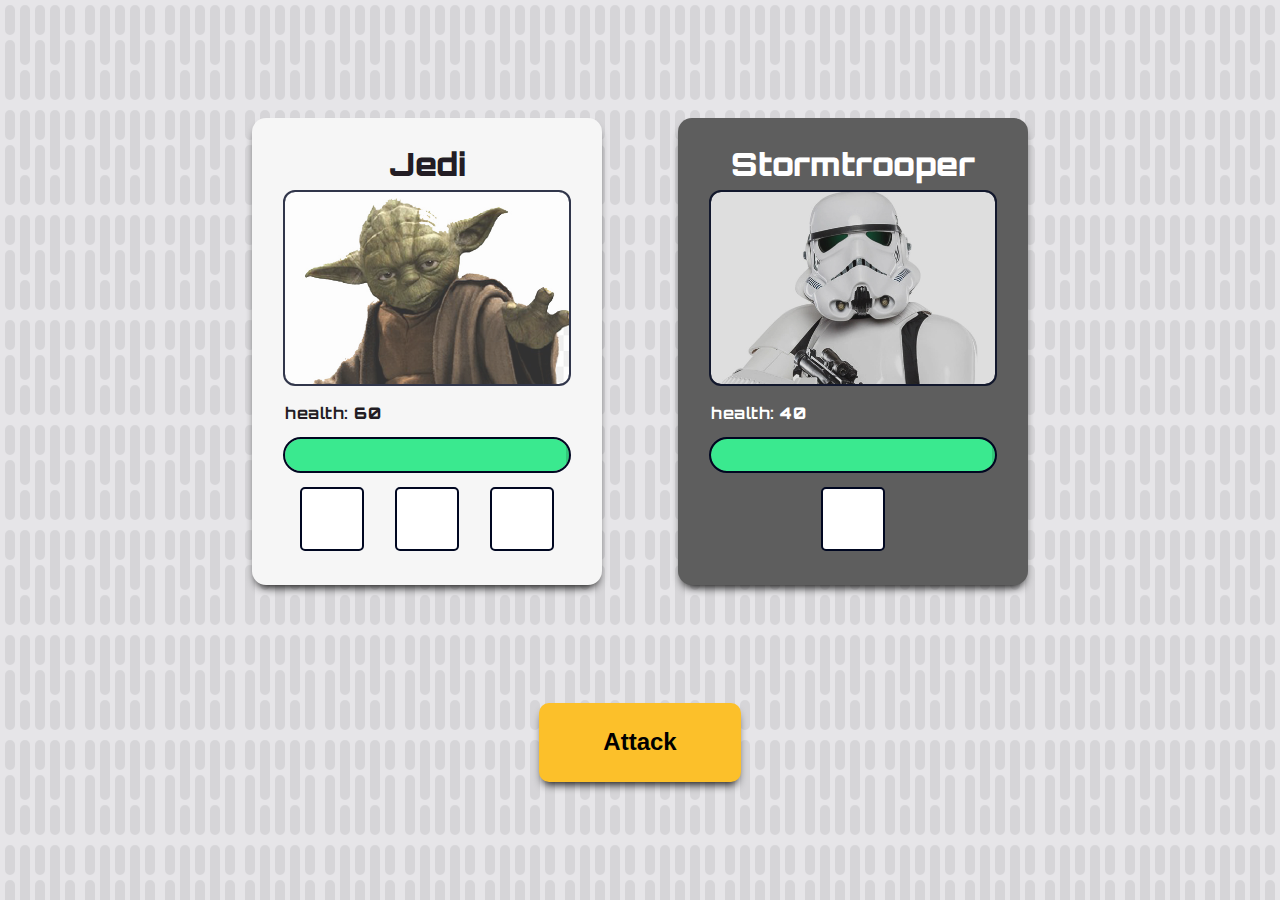
<file: index.html>
<!DOCTYPE html>
<html lang="en">
    <head>
        <meta name="viewport" content="width=device-width, initial-scale=1">
        <link rel="preconnect" href="https://fonts.googleapis.com">
        <link rel="preconnect" href="https://fonts.gstatic.com" crossorigin>
        <link href="https://fonts.googleapis.com/css2?family=MedievalSharp&display=swap" rel="stylesheet">
        <link rel="stylesheet" href="styles/index.css">
        <link rel="preconnect" href="https://fonts.googleapis.com">
        <link rel="preconnect" href="https://fonts.gstatic.com" crossorigin>
        <link rel="preconnect" href="https://fonts.googleapis.com">
        <link rel="preconnect" href="https://fonts.gstatic.com" crossorigin>
        <link href="https://fonts.googleapis.com/css2?family=Orbitron:wght@400;900&display=swap" rel="stylesheet">
        <title>Starwars Card Game</title>
    </head>
    <body>
        <main>
            <div class="container">
                <div id="hero" ></div>
                <div id="monster"></div>
            </div>
            <button id="attack-button">Attack</button>
        </main>
        <script src="index.js" type="module"></script>
    </body>
</html>
</file>
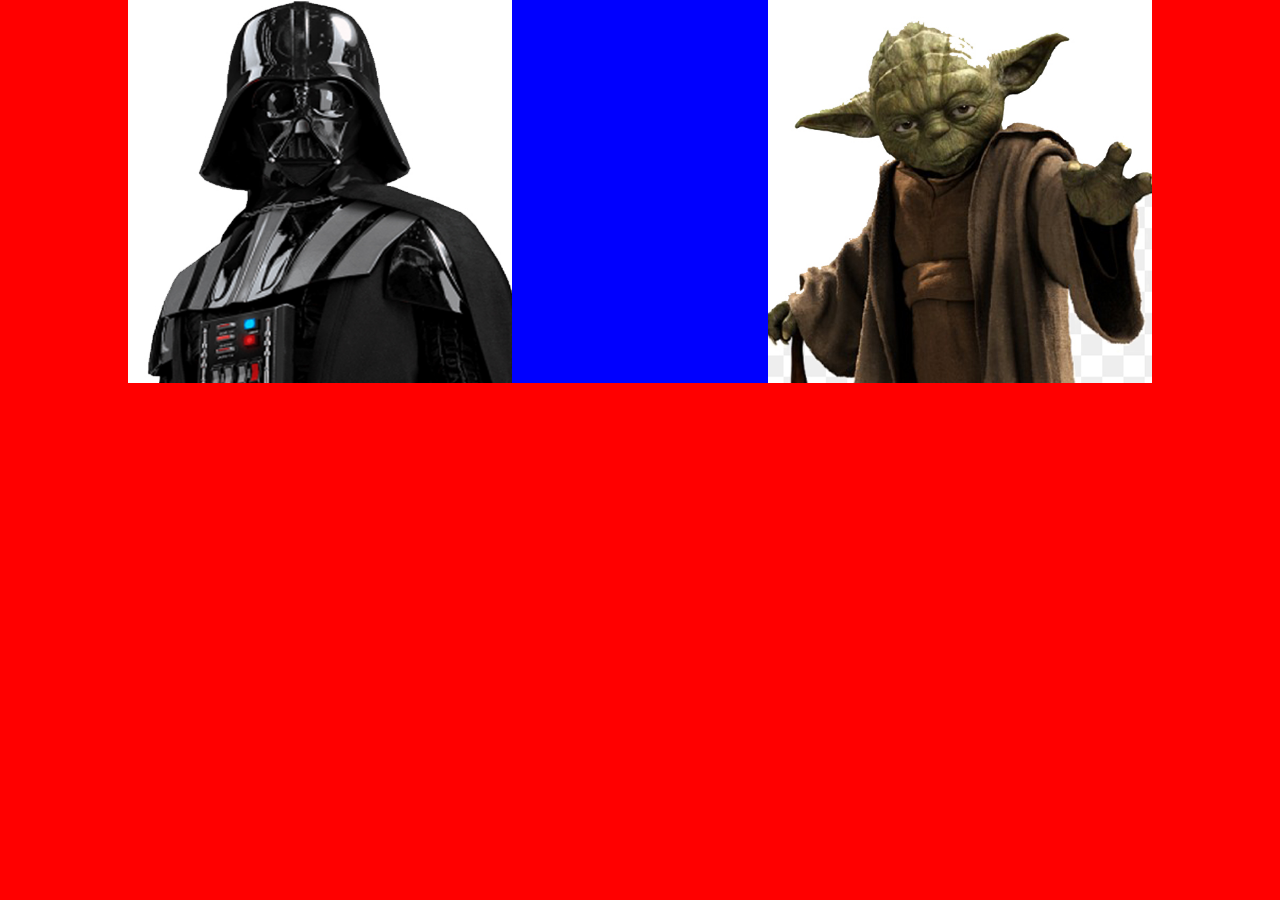
<file: test.html>
<!DOCTYPE html>
<html lang="en">
<head>
    <meta charset="UTF-8">
    <meta http-equiv="X-UA-Compatible" content="IE=edge">
    <meta name="viewport" content="width=device-width, initial-scale=1.0">
    <title>Document</title>
    <link rel="stylesheet" href="styles/test.css">
</head>
<body>
    <main>
        <section>
            <img src="images/darthvader.jpg">
            <img src="images/yoda.jpg">

        </section>
    </main>
</body>
</html>
</file>
<file: styles/index.css>
* {
    box-sizing: border-box;
}

body {
    margin: 0;    
    background-color: #e6e5e8;
    background-image: url("data:image/svg+xml,%3Csvg xmlns='http://www.w3.org/2000/svg' width='80' height='105' viewBox='0 0 80 105'%3E%3Cg fill-rule='evenodd'%3E%3Cg id='death-star' fill='%23b6b5b7' fill-opacity='0.32'%3E%3Cpath d='M20 10a5 5 0 0 1 10 0v50a5 5 0 0 1-10 0V10zm15 35a5 5 0 0 1 10 0v50a5 5 0 0 1-10 0V45zM20 75a5 5 0 0 1 10 0v20a5 5 0 0 1-10 0V75zm30-65a5 5 0 0 1 10 0v50a5 5 0 0 1-10 0V10zm0 65a5 5 0 0 1 10 0v20a5 5 0 0 1-10 0V75zM35 10a5 5 0 0 1 10 0v20a5 5 0 0 1-10 0V10zM5 45a5 5 0 0 1 10 0v50a5 5 0 0 1-10 0V45zm0-35a5 5 0 0 1 10 0v20a5 5 0 0 1-10 0V10zm60 35a5 5 0 0 1 10 0v50a5 5 0 0 1-10 0V45zm0-35a5 5 0 0 1 10 0v20a5 5 0 0 1-10 0V10z' /%3E%3C/g%3E%3C/g%3E%3C/svg%3E");
    color:#000721;
    font-family: 'Orbitron', sans-serif;
}

main {    
    /* border:solid 2px red; */
    display:flex;
    flex-direction: column;
    align-items:center;
    justify-content:space-evenly;
    min-height: 100vh;
    min-width: 100vw;
} 

.container {
    /* border:solid 2px red; */
    width: 90vw;
    display:flex;
    flex-direction: column;
    align-items:center;
    justify-content:space-evenly;
    gap:1em;
}

@media(min-width:550px){
    .container {
        width: 70vw;
        display:flex;
        flex-direction: row;
        justify-content:space-evenly;
    }
}

.character-card {
    width: 50vw;
    padding: 5%;
    color: white;
    border-radius: 14px;
    background: #5e5e5e;
    text-align: center;
    box-shadow: 0px 6px 10px -4px #000;
}

.light_side {
    background: rgb(246, 246, 246);
    color:#231d24;
}

@media(min-width:550px){
    .character-card {
        width: 30vw;
        max-width: 350px;
    }
}

.name {
    font-size:1.4em;
    font-weight: 900;
    margin: 0.25em 0;
}

.avatar {
    outline: 2px solid #000721;
    width: 90%;
    height: 25vw;
    opacity: 0.8;
    border-radius: 10px;
    background-color: rgba(0, 7, 33, 0.8);
    object-fit: cover;
    object-position: center 10%;
}
@media(min-width:550px){
    .avatar {
        width: 90%;
        height: 15vw;
        max-width: 300px;
    } 
    .name {
        font-size:2.5vw;
    }
}

.health {
    width:90%;
    text-align: left;
    margin: 5%;
    letter-spacing: 0.03em;
    font-weight: bold;
    overflow: hidden;
}

.health-bar-outer {
    width:90%;
    margin: 0 auto;
    background-color: rgba(255, 255, 255, 0.8);
    height: 2em;
    outline: 2px solid #000721;
    border-radius: 20px;
    overflow: hidden; 
}

.health-bar-inner {
    background-color: #3ae98f;
    height: 100%;
    border-right: solid 3px #32c77a;
}

.danger {
    background:#fe3961;
    border-right: solid 3px #c52c4b;
}

.dice-container {
    width:100%;
    margin: 1rem 0;
    display: flex;
    justify-content: space-evenly;
    gap:0.3;
}

.dice, .placeholder-dice {
    font-size:1.5em;
    width:10vw;
    height:10vw;
    background: #fff;   
    border-radius: 5px;
    border:2px solid #000721;
    color:#000721;
    text-align: center;
    line-height: 10vw;
}
@media(min-width:550px){
    .dice, .placeholder-dice {
        width:5vw;
        height:5vw;
        line-height: 5vw;
    }
}
button {
    background-color: #fcc02a;
    border:none;
    padding: 5vw 15vw;
    text-decoration: none;
    font-size: 1.5em;
    font-weight: 900;
    border-radius: 10px;
    cursor: pointer;
    color: #000;
    box-shadow: 0px 6px 10px -4px #000;
    transform: scale(1);
    transition: box-shadow 200ms, transform 200ms, color 200ms;
}
button:hover { 
    background-color: #ffdc30;
    transform: scale(1.1);
}


@media(min-width:550px){
    button {
        padding: 2vw 5vw;
    }
}
#replay-button {
    display: block;
    margin: 1em auto;
}

.end-game{
    margin-top: 5vh;
    text-align: center;
}

.end-emoji{
    margin:0;
    width: 40%;
    border-radius: 14px;
    box-shadow: 0px 6px 10px -4px #000;
}

@keyframes progress-bar {
    from {
      width: var(--from-width);
    }
  
    to {
      width:var(--to-width);
    }
  }
</file>
<file: styles/test.css>
body {
    margin:0;
}

main{
    background-color: red;
    width: 100vw;
    height:100vh;
}

section {
    width: 80vw;
    margin: 0 auto;
    background-color: blue;
    display: flex;
    justify-content: space-between;
}

img {
    width:30vw;
    object-fit: cover;
}
</file>
